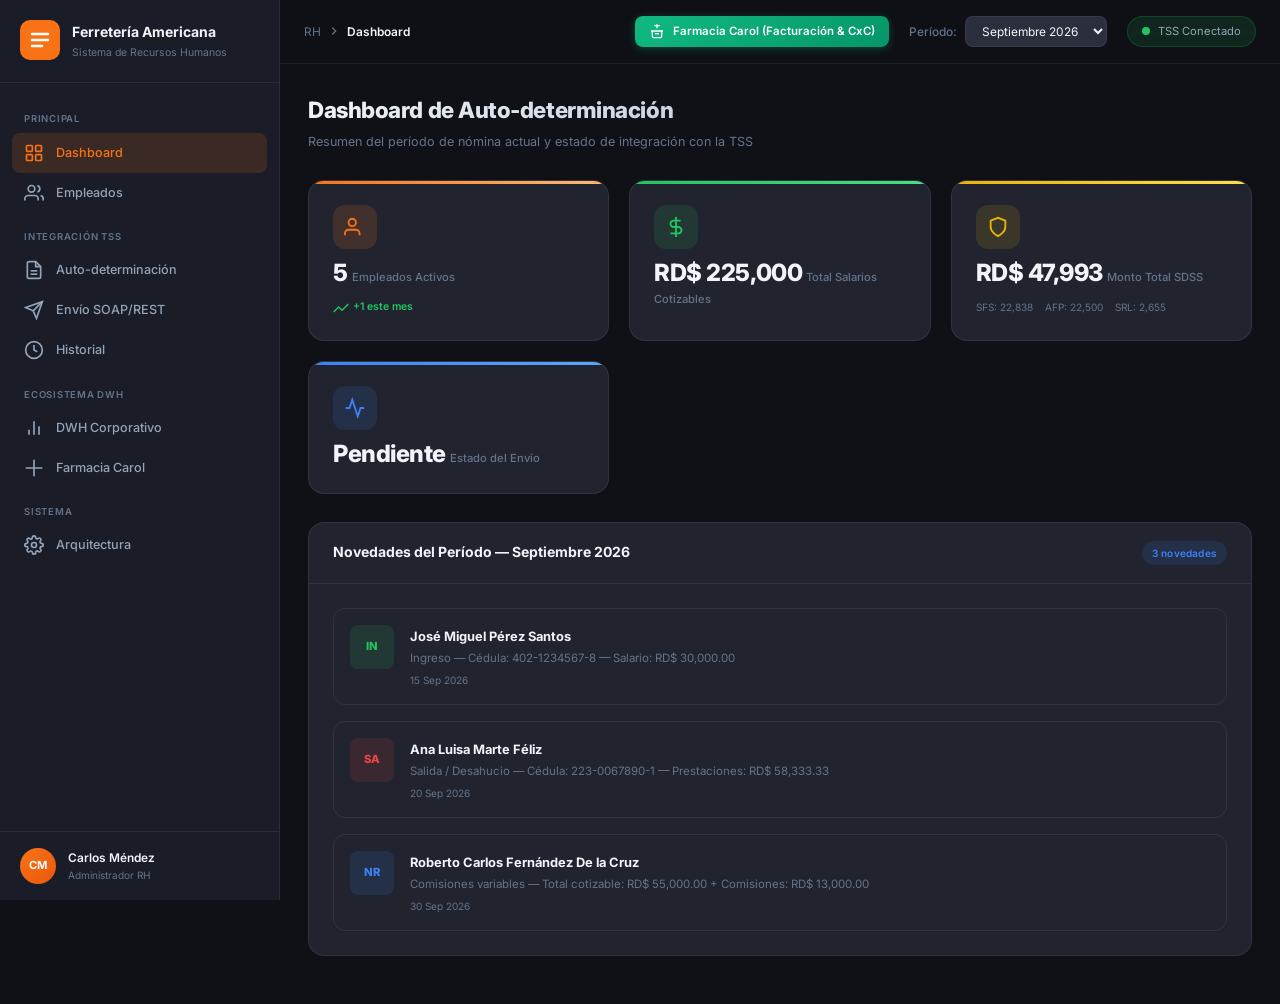
<file: index.html>
<!DOCTYPE html>
<html lang="es">
<head>
  <meta charset="UTF-8">
  <meta name="viewport" content="width=device-width, initial-scale=1.0">
  <meta name="description" content="Sistema de Auto-determinación TSS - Ferretería Americana. Integración RH con la Tesorería de la Seguridad Social via SOAP/REST.">
  <title>Ferretería Americana | Auto-determinación TSS</title>
  <link rel="preconnect" href="https://fonts.googleapis.com">
  <link rel="preconnect" href="https://fonts.gstatic.com" crossorigin>
  <link href="https://fonts.googleapis.com/css2?family=Inter:wght@300;400;500;600;700;800&display=swap" rel="stylesheet">
  <link rel="stylesheet" href="autodeterminacion.css">
</head>
<body>

  <!-- ===== SIDEBAR ===== -->
  <aside class="sidebar" id="sidebar">
    <div class="sidebar-header">
      <div class="logo-container">
        <div class="logo-icon">
          <svg viewBox="0 0 40 40" fill="none">
            <rect width="40" height="40" rx="10" fill="url(#logoGrad)"/>
            <path d="M12 14h16M12 20h16M12 26h10" stroke="#fff" stroke-width="2.5" stroke-linecap="round"/>
            <defs><linearGradient id="logoGrad" x1="0" y1="0" x2="40" y2="40">
              <stop stop-color="#f97316"/><stop offset="1" stop-color="#ea580c"/>
            </linearGradient></defs>
          </svg>
        </div>
        <div class="logo-text">
          <h1>Ferretería Americana</h1>
          <span>Sistema de Recursos Humanos</span>
        </div>
      </div>
    </div>
    <nav class="sidebar-nav">
      <div class="nav-section-title">Principal</div>
      <a href="#" class="nav-item active" data-section="dashboard">
        <svg viewBox="0 0 24 24" fill="none" stroke="currentColor" stroke-width="2"><rect x="3" y="3" width="7" height="7" rx="1"/><rect x="14" y="3" width="7" height="7" rx="1"/><rect x="3" y="14" width="7" height="7" rx="1"/><rect x="14" y="14" width="7" height="7" rx="1"/></svg>
        <span>Dashboard</span>
      </a>
      <a href="#" class="nav-item" data-section="empleados">
        <svg viewBox="0 0 24 24" fill="none" stroke="currentColor" stroke-width="2"><path d="M17 21v-2a4 4 0 0 0-4-4H5a4 4 0 0 0-4 4v2"/><circle cx="9" cy="7" r="4"/><path d="M23 21v-2a4 4 0 0 0-3-3.87"/><path d="M16 3.13a4 4 0 0 1 0 7.75"/></svg>
        <span>Empleados</span>
      </a>
      <div class="nav-section-title">Integración TSS</div>
      <a href="#" class="nav-item" data-section="autodeterminacion">
        <svg viewBox="0 0 24 24" fill="none" stroke="currentColor" stroke-width="2"><path d="M14 2H6a2 2 0 0 0-2 2v16a2 2 0 0 0 2 2h12a2 2 0 0 0 2-2V8z"/><polyline points="14 2 14 8 20 8"/><line x1="16" y1="13" x2="8" y2="13"/><line x1="16" y1="17" x2="8" y2="17"/></svg>
        <span>Auto-determinación</span>
      </a>
      <a href="#" class="nav-item" data-section="envio">
        <svg viewBox="0 0 24 24" fill="none" stroke="currentColor" stroke-width="2"><line x1="22" y1="2" x2="11" y2="13"/><polygon points="22 2 15 22 11 13 2 9 22 2"/></svg>
        <span>Envío SOAP/REST</span>
      </a>
      <a href="#" class="nav-item" data-section="historial">
        <svg viewBox="0 0 24 24" fill="none" stroke="currentColor" stroke-width="2"><circle cx="12" cy="12" r="10"/><polyline points="12 6 12 12 16 14"/></svg>
        <span>Historial</span>
      </a>
      <div class="nav-section-title">Ecosistema DWH</div>
      <a href="dwh_dashboard.html" class="nav-item">
        <svg viewBox="0 0 24 24" fill="none" stroke="currentColor" stroke-width="2"><line x1="18" y1="20" x2="18" y2="10"/><line x1="12" y1="20" x2="12" y2="4"/><line x1="6" y1="20" x2="6" y2="14"/></svg>
        <span>DWH Corporativo</span>
      </a>
      <a href="farmacia_carol.html" class="nav-item">
        <svg viewBox="0 0 24 24" fill="none" stroke="currentColor" stroke-width="2"><path d="M12 2v20M2 12h20"/></svg>
        <span>Farmacia Carol</span>
      </a>
      <div class="nav-section-title">Sistema</div>
      <a href="#" class="nav-item" data-section="arquitectura">
        <svg viewBox="0 0 24 24" fill="none" stroke="currentColor" stroke-width="2"><circle cx="12" cy="12" r="3"/><path d="M19.4 15a1.65 1.65 0 0 0 .33 1.82l.06.06a2 2 0 0 1 0 2.83 2 2 0 0 1-2.83 0l-.06-.06a1.65 1.65 0 0 0-1.82-.33 1.65 1.65 0 0 0-1 1.51V21a2 2 0 0 1-2 2 2 2 0 0 1-2-2v-.09A1.65 1.65 0 0 0 9 19.4a1.65 1.65 0 0 0-1.82.33l-.06.06a2 2 0 0 1-2.83 0 2 2 0 0 1 0-2.83l.06-.06A1.65 1.65 0 0 0 4.68 15a1.65 1.65 0 0 0-1.51-1H3a2 2 0 0 1-2-2 2 2 0 0 1 2-2h.09A1.65 1.65 0 0 0 4.6 9a1.65 1.65 0 0 0-.33-1.82l-.06-.06a2 2 0 0 1 0-2.83 2 2 0 0 1 2.83 0l.06.06A1.65 1.65 0 0 0 9 4.68a1.65 1.65 0 0 0 1-1.51V3a2 2 0 0 1 2-2 2 2 0 0 1 2 2v.09a1.65 1.65 0 0 0 1 1.51 1.65 1.65 0 0 0 1.82-.33l.06-.06a2 2 0 0 1 2.83 0 2 2 0 0 1 0 2.83l-.06.06A1.65 1.65 0 0 0 19.4 9a1.65 1.65 0 0 0 1.51 1H21a2 2 0 0 1 2 2 2 2 0 0 1-2 2h-.09a1.65 1.65 0 0 0-1.51 1z"/></svg>
        <span>Arquitectura</span>
      </a>
    </nav>
    <div class="sidebar-footer">
      <div class="user-info">
        <div class="user-avatar">CM</div>
        <div>
          <div class="user-name">Carlos Méndez</div>
          <div class="user-role">Administrador RH</div>
        </div>
      </div>
    </div>
  </aside>

  <!-- ===== MAIN CONTENT ===== -->
  <main class="main-content" id="mainContent">

    <!-- ===== TOP BAR ===== -->
    <header class="top-bar">
      <button class="menu-toggle" id="menuToggle" aria-label="Alternar menú">
        <svg viewBox="0 0 24 24" fill="none" stroke="currentColor" stroke-width="2"><line x1="3" y1="12" x2="21" y2="12"/><line x1="3" y1="6" x2="21" y2="6"/><line x1="3" y1="18" x2="21" y2="18"/></svg>
      </button>
      <div class="breadcrumb" id="breadcrumb">
        <span>RH</span>
        <svg viewBox="0 0 24 24" fill="none" stroke="currentColor" stroke-width="2" width="14" height="14"><polyline points="9 18 15 12 9 6"/></svg>
        <span class="breadcrumb-current">Dashboard</span>
      </div>
      <div class="top-bar-right">
        <a href="farmacia_carol.html" class="project-switch-btn" style="display:inline-flex; align-items:center; gap:8px; padding:6px 14px; background:linear-gradient(135deg, #10b981, #059669); color:#fff; border-radius:8px; text-decoration:none; font-size:0.82rem; font-weight:600; box-shadow:0 2px 8px rgba(16,185,129,0.3); transition:all 0.2s;">
          <svg viewBox="0 0 24 24" fill="none" stroke="currentColor" stroke-width="2" width="16" height="16"><path d="M12 2L12 8M8 4H16M3 12h18M5 12v8a2 2 0 0 0 2 2h10a2 2 0 0 0 2-2v-8"/><line x1="9" y1="16" x2="15" y2="16"/></svg>
          <span>Farmacia Carol (Facturación & CxC)</span>
        </a>
        <div class="period-selector">
          <label for="periodoSelect">Período:</label>
          <select id="periodoSelect">
            <option value="202609" selected>Septiembre 2026</option>
            <option value="202608">Agosto 2026</option>
            <option value="202607">Julio 2026</option>
          </select>
        </div>
        <div class="connection-status" id="connectionStatus">
          <span class="status-dot online"></span>
          <span>TSS Conectado</span>
        </div>
      </div>
    </header>

    <!-- ===== SECTION: DASHBOARD ===== -->
    <section class="content-section active" id="section-dashboard">
      <div class="section-header">
        <h2>Dashboard de Auto-determinación</h2>
        <p>Resumen del período de nómina actual y estado de integración con la TSS</p>
      </div>

      <div class="stats-grid">
        <div class="stat-card stat-primary">
          <div class="stat-icon">
            <svg viewBox="0 0 24 24" fill="none" stroke="currentColor" stroke-width="2"><path d="M17 21v-2a4 4 0 0 0-4-4H5a4 4 0 0 0-4 4v2"/><circle cx="9" cy="7" r="4"/></svg>
          </div>
          <div class="stat-content">
            <span class="stat-value" id="statEmpleados">5</span>
            <span class="stat-label">Empleados Activos</span>
          </div>
          <div class="stat-trend up">
            <svg viewBox="0 0 24 24" fill="none" stroke="currentColor" stroke-width="2" width="16" height="16"><polyline points="23 6 13.5 15.5 8.5 10.5 1 18"/></svg>
            +1 este mes
          </div>
        </div>
        <div class="stat-card stat-success">
          <div class="stat-icon">
            <svg viewBox="0 0 24 24" fill="none" stroke="currentColor" stroke-width="2"><line x1="12" y1="1" x2="12" y2="23"/><path d="M17 5H9.5a3.5 3.5 0 0 0 0 7h5a3.5 3.5 0 0 1 0 7H6"/></svg>
          </div>
          <div class="stat-content">
            <span class="stat-value" id="statSalarios">RD$ 225,000</span>
            <span class="stat-label">Total Salarios Cotizables</span>
          </div>
        </div>
        <div class="stat-card stat-warning">
          <div class="stat-icon">
            <svg viewBox="0 0 24 24" fill="none" stroke="currentColor" stroke-width="2"><path d="M12 22s8-4 8-10V5l-8-3-8 3v7c0 6 8 10 8 10z"/></svg>
          </div>
          <div class="stat-content">
            <span class="stat-value" id="statAportes">RD$ 47,993</span>
            <span class="stat-label">Monto Total SDSS</span>
          </div>
          <div class="stat-breakdown">
            <span>SFS: 22,838</span>
            <span>AFP: 22,500</span>
            <span>SRL: 2,655</span>
          </div>
        </div>
        <div class="stat-card stat-info">
          <div class="stat-icon">
            <svg viewBox="0 0 24 24" fill="none" stroke="currentColor" stroke-width="2"><polyline points="22 12 18 12 15 21 9 3 6 12 2 12"/></svg>
          </div>
          <div class="stat-content">
            <span class="stat-value" id="statEstado">Pendiente</span>
            <span class="stat-label">Estado del Envío</span>
          </div>
        </div>
      </div>

      <!-- Novedades del período -->
      <div class="card">
        <div class="card-header">
          <h3>Novedades del Período — Septiembre 2026</h3>
          <span class="badge badge-info">3 novedades</span>
        </div>
        <div class="card-body">
          <div class="novedades-timeline">
            <div class="novedad-item ingreso">
              <div class="novedad-icon">IN</div>
              <div class="novedad-content">
                <strong>José Miguel Pérez Santos</strong>
                <p>Ingreso — Cédula: 402-1234567-8 — Salario: RD$ 30,000.00</p>
                <span class="novedad-date">15 Sep 2026</span>
              </div>
            </div>
            <div class="novedad-item salida">
              <div class="novedad-icon">SA</div>
              <div class="novedad-content">
                <strong>Ana Luisa Marte Féliz</strong>
                <p>Salida / Desahucio — Cédula: 223-0067890-1 — Prestaciones: RD$ 58,333.33</p>
                <span class="novedad-date">20 Sep 2026</span>
              </div>
            </div>
            <div class="novedad-item aumento">
              <div class="novedad-icon">NR</div>
              <div class="novedad-content">
                <strong>Roberto Carlos Fernández De la Cruz</strong>
                <p>Comisiones variables — Total cotizable: RD$ 55,000.00 + Comisiones: RD$ 13,000.00</p>
                <span class="novedad-date">30 Sep 2026</span>
              </div>
            </div>
          </div>
        </div>
      </div>
    </section>

    <!-- ===== SECTION: EMPLEADOS ===== -->
    <section class="content-section" id="section-empleados">
      <div class="section-header">
        <h2>Nómina de Empleados</h2>
        <p>Trabajadores registrados en el Sistema de Seguridad Social</p>
      </div>
      <div class="card">
        <div class="card-header">
          <h3>Detalle de Empleados — Período 202609</h3>
          <div class="card-actions">
            <button class="btn btn-outline btn-sm" onclick="exportarTabla()">
              <svg viewBox="0 0 24 24" fill="none" stroke="currentColor" stroke-width="2" width="16" height="16"><path d="M21 15v4a2 2 0 0 1-2 2H5a2 2 0 0 1-2-2v-4"/><polyline points="7 10 12 15 17 10"/><line x1="12" y1="15" x2="12" y2="3"/></svg>
              Exportar
            </button>
          </div>
        </div>
        <div class="card-body table-responsive">
          <table class="data-table" id="tablaEmpleados">
            <thead>
              <tr>
                <th>#</th>
                <th>Doc</th>
                <th>Número</th>
                <th>Nombre Completo</th>
                <th>Novedad</th>
                <th>Tipo</th>
                <th>Salario Cot.</th>
                <th>SFS</th>
                <th>AFP</th>
                <th>SRL</th>
                <th>Total SDSS</th>
              </tr>
            </thead>
            <tbody id="tbodyEmpleados">
              <!-- Se llena por JS -->
            </tbody>
            <tfoot id="tfootEmpleados">
              <!-- Totales -->
            </tfoot>
          </table>
        </div>
      </div>
    </section>

    <!-- ===== SECTION: AUTO-DETERMINACIÓN ===== -->
    <section class="content-section" id="section-autodeterminacion">
      <div class="section-header">
        <h2>Generar Auto-determinación</h2>
        <p>Genera el archivo XML validado para envío a la TSS vía SUIR Plus</p>
      </div>

      <div class="workflow-steps">
        <div class="workflow-step completed" id="step1">
          <div class="step-number">1</div>
          <div class="step-content">
            <h4>Cierre de Nómina</h4>
            <p>Período cerrado</p>
          </div>
        </div>
        <div class="workflow-connector"></div>
        <div class="workflow-step active" id="step2">
          <div class="step-number">2</div>
          <div class="step-content">
            <h4>Generar XML</h4>
            <p>Auto-determinación</p>
          </div>
        </div>
        <div class="workflow-connector"></div>
        <div class="workflow-step" id="step3">
          <div class="step-number">3</div>
          <div class="step-content">
            <h4>Validar</h4>
            <p>Estructura XSD</p>
          </div>
        </div>
        <div class="workflow-connector"></div>
        <div class="workflow-step" id="step4">
          <div class="step-number">4</div>
          <div class="step-content">
            <h4>Enviar</h4>
            <p>Web Service SOAP</p>
          </div>
        </div>
        <div class="workflow-connector"></div>
        <div class="workflow-step" id="step5">
          <div class="step-number">5</div>
          <div class="step-content">
            <h4>Confirmación</h4>
            <p>Número de recibo</p>
          </div>
        </div>
      </div>

      <div class="generation-panel">
        <div class="card">
          <div class="card-header">
            <h3>Configuración del Envío</h3>
          </div>
          <div class="card-body">
            <div class="form-grid">
              <div class="form-group">
                <label for="rnc">RNC Empleador</label>
                <input type="text" id="rnc" value="131456789" readonly>
              </div>
              <div class="form-group">
                <label for="razonSocial">Razón Social</label>
                <input type="text" id="razonSocial" value="Ferretería Americana, S.R.L." readonly>
              </div>
              <div class="form-group">
                <label for="periodo">Período</label>
                <input type="text" id="periodo" value="202609" readonly>
              </div>
              <div class="form-group">
                <label for="moneda">Moneda</label>
                <input type="text" id="moneda" value="DOP" readonly>
              </div>
            </div>
            <div class="action-bar">
              <button class="btn btn-primary btn-lg" id="btnGenerar" onclick="generarXML()">
                <svg viewBox="0 0 24 24" fill="none" stroke="currentColor" stroke-width="2" width="20" height="20"><path d="M14 2H6a2 2 0 0 0-2 2v16a2 2 0 0 0 2 2h12a2 2 0 0 0 2-2V8z"/><polyline points="14 2 14 8 20 8"/></svg>
                Generar XML de Auto-determinación
              </button>
              <button class="btn btn-outline btn-lg" id="btnValidar" onclick="validarXML()" disabled>
                <svg viewBox="0 0 24 24" fill="none" stroke="currentColor" stroke-width="2" width="20" height="20"><path d="M22 11.08V12a10 10 0 1 1-5.93-9.14"/><polyline points="22 4 12 14.01 9 11.01"/></svg>
                Validar contra XSD
              </button>
            </div>
          </div>
        </div>

        <!-- XML Preview -->
        <div class="card" id="xmlPreviewCard" style="display:none;">
          <div class="card-header">
            <h3>Vista Previa del XML Generado</h3>
            <div class="card-actions">
              <button class="btn btn-sm btn-outline" onclick="copiarXML()">Copiar XML</button>
              <button class="btn btn-sm btn-outline" onclick="descargarXML()">Descargar</button>
            </div>
          </div>
          <div class="card-body">
            <pre class="xml-preview" id="xmlPreview"></pre>
          </div>
        </div>

        <!-- Validation Results -->
        <div class="card" id="validationCard" style="display:none;">
          <div class="card-header">
            <h3>Resultado de Validación</h3>
          </div>
          <div class="card-body" id="validationResults">
          </div>
        </div>
      </div>
    </section>

    <!-- ===== SECTION: ENVÍO SOAP/REST ===== -->
    <section class="content-section" id="section-envio">
      <div class="section-header">
        <h2>Envío a la TSS — Web Service SOAP</h2>
        <p>Transmisión del archivo de Auto-determinación mediante servicio web</p>
      </div>

      <div class="protocol-tabs">
        <button class="protocol-tab active" data-protocol="soap" onclick="switchProtocol('soap')">
          <span class="protocol-badge">SOAP 1.1</span>
          Documento/Literal
        </button>
        <button class="protocol-tab" data-protocol="rest" onclick="switchProtocol('rest')">
          <span class="protocol-badge rest">REST</span>
          JSON / API
        </button>
      </div>

      <!-- SOAP Panel -->
      <div class="protocol-panel active" id="panel-soap">
        <div class="card">
          <div class="card-header">
            <h3>Envelope SOAP — EnviarAutodeterminacion</h3>
            <span class="badge badge-primary">POST</span>
          </div>
          <div class="card-body">
            <div class="endpoint-bar">
              <span class="method-badge">POST</span>
              <code>https://rh.ferreteriaamericana.com.do/ws/autodeterminacion</code>
            </div>
            <div class="soap-container">
              <div class="soap-section">
                <h4>Request SOAP Envelope</h4>
                <pre class="xml-preview soap-request" id="soapRequest"></pre>
              </div>
              <div class="soap-section">
                <h4>Response SOAP Envelope</h4>
                <pre class="xml-preview soap-response" id="soapResponse">
                  <!-- Se llena al hacer envío -->
                </pre>
              </div>
            </div>
            <div class="action-bar">
              <button class="btn btn-primary btn-lg" id="btnEnviarSOAP" onclick="enviarSOAP()">
                <svg viewBox="0 0 24 24" fill="none" stroke="currentColor" stroke-width="2" width="20" height="20"><line x1="22" y1="2" x2="11" y2="13"/><polygon points="22 2 15 22 11 13 2 9 22 2"/></svg>
                Enviar vía SOAP
              </button>
            </div>
          </div>
        </div>
      </div>

      <!-- REST Panel -->
      <div class="protocol-panel" id="panel-rest">
        <div class="card">
          <div class="card-header">
            <h3>API REST — Enviar Autodeterminación</h3>
            <span class="badge badge-success">REST</span>
          </div>
          <div class="card-body">
            <div class="endpoint-bar">
              <span class="method-badge post">POST</span>
              <code>https://api.ferreteriaamericana.com.do/v1/autodeterminacion</code>
            </div>
            <div class="rest-headers">
              <h4>Headers</h4>
              <pre class="code-block">{
  "Content-Type": "application/json",
  "Authorization": "Bearer eyJhbGciOiJSUzI1NiIs...",
  "X-RNC": "131456789",
  "X-Request-ID": "uuid-generated"
}</pre>
            </div>
            <div class="soap-container">
              <div class="soap-section">
                <h4>Request Body (JSON)</h4>
                <pre class="xml-preview" id="restRequest"></pre>
              </div>
              <div class="soap-section">
                <h4>Response (JSON)</h4>
                <pre class="xml-preview" id="restResponse"></pre>
              </div>
            </div>
            <div class="action-bar">
              <button class="btn btn-primary btn-lg" onclick="enviarREST()">
                <svg viewBox="0 0 24 24" fill="none" stroke="currentColor" stroke-width="2" width="20" height="20"><line x1="22" y1="2" x2="11" y2="13"/><polygon points="22 2 15 22 11 13 2 9 22 2"/></svg>
                Enviar vía REST API
              </button>
            </div>
          </div>
        </div>
      </div>
    </section>

    <!-- ===== SECTION: HISTORIAL ===== -->
    <section class="content-section" id="section-historial">
      <div class="section-header">
        <h2>Historial de Envíos</h2>
        <p>Registro de todas las transmisiones realizadas a la TSS</p>
      </div>
      <div class="card">
        <div class="card-body table-responsive">
          <table class="data-table">
            <thead>
              <tr>
                <th>No. Confirmación</th>
                <th>Período</th>
                <th>Fecha Envío</th>
                <th>Protocolo</th>
                <th>Empleados</th>
                <th>Monto Total</th>
                <th>Estado</th>
              </tr>
            </thead>
            <tbody id="tbodyHistorial">
              <tr>
                <td><code>TSS-2026-08-00451</code></td>
                <td>202608</td>
                <td>2026-08-30 16:45</td>
                <td><span class="badge badge-primary">SOAP</span></td>
                <td>4</td>
                <td>RD$ 42,150.00</td>
                <td><span class="status-pill accepted">Aceptado</span></td>
              </tr>
              <tr>
                <td><code>TSS-2026-07-00389</code></td>
                <td>202607</td>
                <td>2026-07-31 15:20</td>
                <td><span class="badge badge-primary">SOAP</span></td>
                <td>4</td>
                <td>RD$ 41,800.00</td>
                <td><span class="status-pill accepted">Aceptado</span></td>
              </tr>
              <tr>
                <td><code>TSS-2026-06-00312</code></td>
                <td>202606</td>
                <td>2026-06-29 14:10</td>
                <td><span class="badge badge-success">REST</span></td>
                <td>4</td>
                <td>RD$ 41,800.00</td>
                <td><span class="status-pill accepted">Aceptado</span></td>
              </tr>
            </tbody>
          </table>
        </div>
      </div>
    </section>

    <!-- ===== SECTION: ARQUITECTURA ===== -->
    <section class="content-section" id="section-arquitectura">
      <div class="section-header">
        <h2>Arquitectura de Integración</h2>
        <p>Diagrama y justificación técnica de los componentes utilizados</p>
      </div>

      <div class="architecture-grid">
        <!-- Diagrama visual -->
        <div class="card arch-diagram-card">
          <div class="card-header">
            <h3>Diagrama de Arquitectura</h3>
          </div>
          <div class="card-body">
            <div class="arch-diagram">
              <!-- Capa 1: Sistema RH -->
              <div class="arch-layer layer-rh">
                <div class="layer-title">Sistema RH — Ferretería Americana</div>
                <div class="arch-components">
                  <div class="arch-component">
                    <div class="component-icon rh">
                      <svg viewBox="0 0 24 24" fill="none" stroke="currentColor" stroke-width="2"><path d="M17 21v-2a4 4 0 0 0-4-4H5a4 4 0 0 0-4 4v2"/><circle cx="9" cy="7" r="4"/></svg>
                    </div>
                    <span>Módulo de Nómina</span>
                  </div>
                  <div class="arch-arrow">→</div>
                  <div class="arch-component">
                    <div class="component-icon rh">
                      <svg viewBox="0 0 24 24" fill="none" stroke="currentColor" stroke-width="2"><path d="M14 2H6a2 2 0 0 0-2 2v16a2 2 0 0 0 2 2h12a2 2 0 0 0 2-2V8z"/><polyline points="14 2 14 8 20 8"/></svg>
                    </div>
                    <span>Generador XML/JSON</span>
                  </div>
                  <div class="arch-arrow">→</div>
                  <div class="arch-component">
                    <div class="component-icon rh">
                      <svg viewBox="0 0 24 24" fill="none" stroke="currentColor" stroke-width="2"><path d="M22 11.08V12a10 10 0 1 1-5.93-9.14"/><polyline points="22 4 12 14.01 9 11.01"/></svg>
                    </div>
                    <span>Validador XSD</span>
                  </div>
                </div>
              </div>

              <!-- Capa 2: Middleware -->
              <div class="arch-layer-connector">
                <div class="connector-line"></div>
                <div class="connector-label">SOAP/REST (HTTPS + TLS 1.3)</div>
                <div class="connector-line"></div>
              </div>

              <div class="arch-layer layer-middleware">
                <div class="layer-title">Middleware / ESB (Bus de Servicios)</div>
                <div class="arch-components">
                  <div class="arch-component">
                    <div class="component-icon mw">
                      <svg viewBox="0 0 24 24" fill="none" stroke="currentColor" stroke-width="2"><rect x="2" y="3" width="20" height="14" rx="2" ry="2"/><line x1="8" y1="21" x2="16" y2="21"/><line x1="12" y1="17" x2="12" y2="21"/></svg>
                    </div>
                    <span>WSDL Contract</span>
                  </div>
                  <div class="arch-arrow">→</div>
                  <div class="arch-component">
                    <div class="component-icon mw">
                      <svg viewBox="0 0 24 24" fill="none" stroke="currentColor" stroke-width="2"><path d="M12 22s8-4 8-10V5l-8-3-8 3v7c0 6 8 10 8 10z"/></svg>
                    </div>
                    <span>Autenticación & Cifrado</span>
                  </div>
                  <div class="arch-arrow">→</div>
                  <div class="arch-component">
                    <div class="component-icon mw">
                      <svg viewBox="0 0 24 24" fill="none" stroke="currentColor" stroke-width="2"><polyline points="16 18 22 12 16 6"/><polyline points="8 6 2 12 8 18"/></svg>
                    </div>
                    <span>Transformación XSLT</span>
                  </div>
                </div>
              </div>

              <!-- Capa 3: TSS -->
              <div class="arch-layer-connector">
                <div class="connector-line"></div>
                <div class="connector-label">Archivo Estructurado (SUIR Plus)</div>
                <div class="connector-line"></div>
              </div>

              <div class="arch-layer layer-tss">
                <div class="layer-title">TSS — SUIR Plus (Gobierno RD)</div>
                <div class="arch-components">
                  <div class="arch-component">
                    <div class="component-icon tss">
                      <svg viewBox="0 0 24 24" fill="none" stroke="currentColor" stroke-width="2"><ellipse cx="12" cy="5" rx="9" ry="3"/><path d="M21 12c0 1.66-4 3-9 3s-9-1.34-9-3"/><path d="M3 5v14c0 1.66 4 3 9 3s9-1.34 9-3V5"/></svg>
                    </div>
                    <span>Base de Datos SDSS</span>
                  </div>
                  <div class="arch-arrow">→</div>
                  <div class="arch-component">
                    <div class="component-icon tss">
                      <svg viewBox="0 0 24 24" fill="none" stroke="currentColor" stroke-width="2"><path d="M12 22s8-4 8-10V5l-8-3-8 3v7c0 6 8 10 8 10z"/></svg>
                    </div>
                    <span>SFS / AFP / SRL</span>
                  </div>
                </div>
              </div>
            </div>
          </div>
        </div>

        <!-- Justificación -->
        <div class="card">
          <div class="card-header">
            <h3>Justificación Técnica</h3>
          </div>
          <div class="card-body">
            <div class="justification-list">
              <div class="justification-item">
                <div class="just-icon soap-icon">SOAP</div>
                <div class="just-content">
                  <h4>¿Por qué SOAP como protocolo principal?</h4>
                  <p>Se selecciona SOAP 1.1 (Document/Literal) por ser el estándar en integraciones con entidades gubernamentales dominicanas. El WSDL actúa como <strong>contrato formal</strong> entre ambos sistemas, garantizando validación de tipos mediante XSD, integridad del mensaje, y trazabilidad con WS-Security. La TSS, al ser una entidad del SDSS, requiere formatos estrictos y auditables.</p>
                </div>
              </div>
              <div class="justification-item">
                <div class="just-icon rest-icon">REST</div>
                <div class="just-content">
                  <h4>¿Por qué también REST como alternativa?</h4>
                  <p>Se ofrece un endpoint REST/JSON como canal alternativo para facilitar integraciones modernas con aplicaciones móviles y dashboards en tiempo real. La conversión JSON↔XML se realiza en el middleware, manteniendo la compatibilidad con el esquema XSD de la TSS.</p>
                </div>
              </div>
              <div class="justification-item">
                <div class="just-icon xsd-icon">XSD</div>
                <div class="just-content">
                  <h4>¿Por qué XSD como tecnología de validación?</h4>
                  <p>El esquema <code>AutodeterminacionTSS.xsd</code> define restricciones precisas (patterns para RNC/cédula, enumeraciones para tipo de novedad, totales de control) que permiten validar la estructura <strong>antes del envío</strong>, reduciendo rechazos por parte del SUIR Plus. Sigue la misma filosofía de la asignación anterior (AsientoActivosFijos.xsd).</p>
                </div>
              </div>
              <div class="justification-item">
                <div class="just-icon mw-icon">ESB</div>
                <div class="just-content">
                  <h4>¿Por qué un Middleware/ESB intermediario?</h4>
                  <p>El bus de servicios desacopla el sistema RH propietario de la TSS, permitiendo: (1) transformación XSLT del XML propietario al formato SUIR, (2) autenticación centralizada con WS-Security, (3) retry automático ante fallos de red, (4) logging de auditoría para fines fiscales (Ley 87-01).</p>
                </div>
              </div>
              <div class="justification-item">
                <div class="just-icon sec-icon">TLS</div>
                <div class="just-content">
                  <h4>¿Por qué HTTPS/TLS 1.3?</h4>
                  <p>La información transmitida incluye datos personales sensibles (cédulas, salarios, NSS) protegidos por la Ley 172-13 de Protección de Datos Personales de RD. Se utiliza TLS 1.3 con certificados X.509 para cifrado en tránsito y autenticación mutua (mTLS) entre el sistema RH y la TSS.</p>
                </div>
              </div>
            </div>
          </div>
        </div>

        <!-- Tabla de tasas -->
        <div class="card">
          <div class="card-header">
            <h3>Tasas de Cotización SDSS Vigentes (Ley 87-01)</h3>
          </div>
          <div class="card-body table-responsive">
            <table class="data-table rates-table">
              <thead>
                <tr>
                  <th>Concepto</th>
                  <th>Empleador</th>
                  <th>Trabajador</th>
                  <th>Total</th>
                  <th>Tope Salarial</th>
                </tr>
              </thead>
              <tbody>
                <tr>
                  <td><strong>SFS</strong> — Seguro Familiar de Salud</td>
                  <td>7.09%</td>
                  <td>3.04%</td>
                  <td>10.13%</td>
                  <td>10 salarios mínimos</td>
                </tr>
                <tr>
                  <td><strong>AFP</strong> — Fondo de Pensiones</td>
                  <td>7.10%</td>
                  <td>2.87%</td>
                  <td>9.97%</td>
                  <td>20 salarios mínimos</td>
                </tr>
                <tr>
                  <td><strong>SRL</strong> — Seguro de Riesgos Laborales</td>
                  <td>1.18%*</td>
                  <td>—</td>
                  <td>1.18%</td>
                  <td>4 salarios mínimos</td>
                </tr>
              </tbody>
            </table>
            <p class="table-note">* La tasa del SRL varía según la categoría de riesgo de la actividad económica (1.00% – 1.60%). Para comercio al por menor: 1.18%.</p>
          </div>
        </div>
      </div>
    </section>

  </main>

  <!-- Toast notifications -->
  <div class="toast-container" id="toastContainer"></div>

  <script src="autodeterminacion.js"></script>
</body>
</html>
</file>
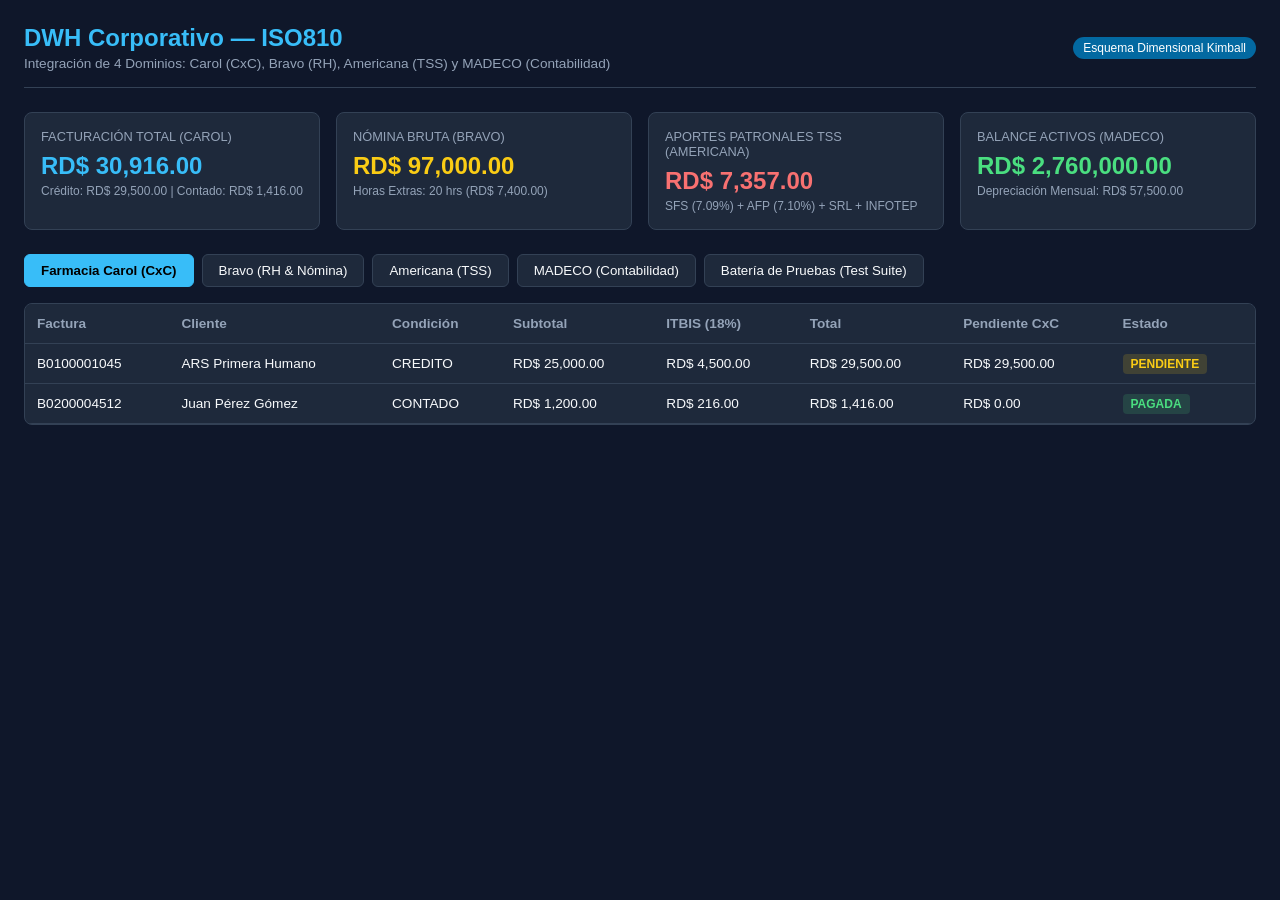
<file: dwh_dashboard.html>
<!DOCTYPE html>
<html lang="es">
<head>
  <meta charset="UTF-8">
  <title>DWH Corporativo ISO810 — Dashboard Ejecutivo</title>
  <style>
    :root {
      --bg: #0f172a;
      --card: #1e293b;
      --border: #334155;
      --text: #f8fafc;
      --muted: #94a3b8;
      --primary: #38bdf8;
      --success: #4ade80;
      --warning: #facc15;
      --danger: #f87171;
    }
    * { box-sizing: border-box; margin: 0; padding: 0; font-family: -apple-system, BlinkMacSystemFont, "Segoe UI", Roboto, sans-serif; }
    body { background: var(--bg); color: var(--text); padding: 24px; }
    header { margin-bottom: 24px; border-bottom: 1px solid var(--border); padding-bottom: 16px; display: flex; justify-content: space-between; align-items: center; }
    h1 { font-size: 1.5rem; color: var(--primary); }
    .badge { background: #0369a1; color: white; padding: 4px 10px; border-radius: 9999px; font-size: 0.75rem; }
    .grid-kpis { display: grid; grid-template-columns: repeat(auto-fit, minmax(220px, 1fr)); gap: 16px; margin-bottom: 24px; }
    .kpi-card { background: var(--card); border: 1px solid var(--border); border-radius: 8px; padding: 16px; }
    .kpi-title { font-size: 0.8rem; color: var(--muted); text-transform: uppercase; margin-bottom: 8px; }
    .kpi-val { font-size: 1.5rem; font-weight: bold; }
    .kpi-sub { font-size: 0.75rem; color: var(--muted); margin-top: 4px; }
    .tabs { display: flex; gap: 8px; margin-bottom: 16px; }
    .tab-btn { background: var(--card); border: 1px solid var(--border); color: var(--text); padding: 8px 16px; border-radius: 6px; cursor: pointer; }
    .tab-btn.active { background: var(--primary); color: #000; font-weight: bold; border-color: var(--primary); }
    .table-container { background: var(--card); border: 1px solid var(--border); border-radius: 8px; overflow: hidden; }
    table { width: 100%; border-collapse: collapse; text-align: left; font-size: 0.85rem; }
    th { background: #1e293b; padding: 12px; color: var(--muted); font-weight: 600; border-bottom: 1px solid var(--border); }
    td { padding: 12px; border-bottom: 1px solid var(--border); }
    tr:hover { background: rgba(255,255,255,0.02); }
    .status-badge { padding: 3px 8px; border-radius: 4px; font-size: 0.75rem; font-weight: 600; }
    .status-ok { background: rgba(74, 222, 128, 0.15); color: var(--success); }
  </style>
</head>
<body>
  <header>
    <div>
      <h1>DWH Corporativo — ISO810</h1>
      <p style="color: var(--muted); font-size: 0.85rem; margin-top: 4px;">Integración de 4 Dominios: Carol (CxC), Bravo (RH), Americana (TSS) y MADECO (Contabilidad)</p>
    </div>
    <span class="badge">Esquema Dimensional Kimball</span>
  </header>

  <div class="grid-kpis">
    <div class="kpi-card">
      <div class="kpi-title">Facturación Total (Carol)</div>
      <div class="kpi-val" style="color: var(--primary);">RD$ 30,916.00</div>
      <div class="kpi-sub">Crédito: RD$ 29,500.00 | Contado: RD$ 1,416.00</div>
    </div>
    <div class="kpi-card">
      <div class="kpi-title">Nómina Bruta (Bravo)</div>
      <div class="kpi-val" style="color: var(--warning);">RD$ 97,000.00</div>
      <div class="kpi-sub">Horas Extras: 20 hrs (RD$ 7,400.00)</div>
    </div>
    <div class="kpi-card">
      <div class="kpi-title">Aportes Patronales TSS (Americana)</div>
      <div class="kpi-val" style="color: var(--danger);">RD$ 7,357.00</div>
      <div class="kpi-sub">SFS (7.09%) + AFP (7.10%) + SRL + INFOTEP</div>
    </div>
    <div class="kpi-card">
      <div class="kpi-title">Balance Activos (MADECO)</div>
      <div class="kpi-val" style="color: var(--success);">RD$ 2,760,000.00</div>
      <div class="kpi-sub">Depreciación Mensual: RD$ 57,500.00</div>
    </div>
  </div>

  <div class="tabs">
    <button class="tab-btn active" onclick="mostrarSeccion('cxc')">Farmacia Carol (CxC)</button>
    <button class="tab-btn" onclick="mostrarSeccion('rh')">Bravo (RH & Nómina)</button>
    <button class="tab-btn" onclick="mostrarSeccion('tss')">Americana (TSS)</button>
    <button class="tab-btn" onclick="mostrarSeccion('contable')">MADECO (Contabilidad)</button>
    <button class="tab-btn" onclick="mostrarSeccion('test')">Batería de Pruebas (Test Suite)</button>
  </div>

  <div id="sec-cxc" class="table-container">
    <table>
      <thead>
        <tr><th>Factura</th><th>Cliente</th><th>Condición</th><th>Subtotal</th><th>ITBIS (18%)</th><th>Total</th><th>Pendiente CxC</th><th>Estado</th></tr>
      </thead>
      <tbody>
        <tr><td>B0100001045</td><td>ARS Primera Humano</td><td>CREDITO</td><td>RD$ 25,000.00</td><td>RD$ 4,500.00</td><td>RD$ 29,500.00</td><td>RD$ 29,500.00</td><td><span class="status-badge" style="background: rgba(250, 204, 21, 0.15); color: var(--warning);">PENDIENTE</span></td></tr>
        <tr><td>B0200004512</td><td>Juan Pérez Gómez</td><td>CONTADO</td><td>RD$ 1,200.00</td><td>RD$ 216.00</td><td>RD$ 1,416.00</td><td>RD$ 0.00</td><td><span class="status-badge status-ok">PAGADA</span></td></tr>
      </tbody>
    </table>
  </div>

  <div id="sec-rh" class="table-container" style="display:none;">
    <table>
      <thead>
        <tr><th>Colaborador</th><th>Cargo / Departamento</th><th>Sucursal</th><th>Salario Base</th><th>H. Extras</th><th>Total Pagado</th></tr>
      </thead>
      <tbody>
        <tr><td>María Isabel García Rodríguez</td><td>Cajera Principal / Cajas</td><td>Bravo Churchill</td><td>RD$ 45,000.00</td><td>12 hrs (RD$ 4,200.00)</td><td>RD$ 49,545.00</td></tr>
        <tr><td>Pedro José Martínez Peña</td><td>Supervisor / Almacén</td><td>Bravo Núñez de Cáceres</td><td>RD$ 52,000.00</td><td>8 hrs (RD$ 3,200.00)</td><td>RD$ 54,632.00</td></tr>
      </tbody>
    </table>
  </div>

  <div id="sec-tss" class="table-container" style="display:none;">
    <table>
      <thead>
        <tr><th>Empleado</th><th>Salario Cotizable</th><th>SFS Patrono</th><th>AFP Patrono</th><th>SRL</th><th>INFOTEP (1%)</th><th>Total Aporte</th></tr>
      </thead>
      <tbody>
        <tr><td>María Isabel García Rodríguez</td><td>RD$ 45,000.00</td><td>RD$ 3,195.00</td><td>RD$ 3,217.50</td><td>RD$ 495.00</td><td>RD$ 450.00</td><td>RD$ 7,357.50</td></tr>
      </tbody>
    </table>
  </div>

  <div id="sec-contable" class="table-container" style="display:none;">
    <table>
      <thead>
        <tr><th>No. Asiento</th><th>Cuenta Contable</th><th>Descripción</th><th>Tipo</th><th>Débito</th><th>Crédito</th></tr>
      </thead>
      <tbody>
        <tr><td>AF-2026-000123</td><td>6-1-05-001</td><td>Gasto depreciación maquinaria</td><td>DB</td><td>RD$ 45,000.00</td><td>RD$ 0.00</td></tr>
        <tr><td>AF-2026-000123</td><td>6-1-05-002</td><td>Gasto depreciación vehículos</td><td>DB</td><td>RD$ 12,500.00</td><td>RD$ 0.00</td></tr>
        <tr><td>AF-2026-000123</td><td>1-2-09-001</td><td>Depreciación acumulada maquinaria</td><td>CR</td><td>RD$ 0.00</td><td>RD$ 45,000.00</td></tr>
        <tr><td>AF-2026-000123</td><td>1-2-09-002</td><td>Depreciación acumulada vehículos</td><td>CR</td><td>RD$ 0.00</td><td>RD$ 12,500.00</td></tr>
      </tbody>
    </table>
  </div>

  <div id="sec-test" class="table-container" style="display:none;">
    <table>
      <thead>
        <tr><th>#</th><th>Dominio</th><th>Prueba</th><th>Criterio Evaluado</th><th>Resultado</th></tr>
      </thead>
      <tbody>
        <tr><td>1</td><td>Bravo</td><td>Consistencia SCD Tipo 2</td><td>Un solo registro activo por empleado</td><td><span class="status-badge status-ok">APROBADO</span></td></tr>
        <tr><td>2</td><td>Bravo</td><td>Coherencia Salarial</td><td>Neto acorde a ingresos brutos</td><td><span class="status-badge status-ok">APROBADO</span></td></tr>
        <tr><td>3</td><td>Carol</td><td>Integridad Referencial CxC</td><td>Sin facturas huérfanas sin cliente</td><td><span class="status-badge status-ok">APROBADO</span></td></tr>
        <tr><td>4</td><td>Carol</td><td>Cálculo Impositivo ITBIS</td><td>Subtotal + ITBIS (18%) = Total</td><td><span class="status-badge status-ok">APROBADO</span></td></tr>
        <tr><td>5</td><td>Americana</td><td>Aportes Patronales TSS</td><td>SFS y AFP estrictamente positivos</td><td><span class="status-badge status-ok">APROBADO</span></td></tr>
        <tr><td>6</td><td>MADECO</td><td>Partida Doble</td><td>Débito = Crédito (Diferencia = RD$ 0.00)</td><td><span class="status-badge status-ok">APROBADO</span></td></tr>
        <tr><td>7</td><td>MADECO</td><td>No Negatividad de Activos</td><td>Valor en libros >= 0</td><td><span class="status-badge status-ok">APROBADO</span></td></tr>
        <tr><td>8</td><td>BI</td><td>Disponibilidad de Vistas</td><td>Vistas ejecutivas devuelven métricas</td><td><span class="status-badge status-ok">APROBADO</span></td></tr>
      </tbody>
    </table>
  </div>

  <script>
    function mostrarSeccion(id) {
      document.querySelectorAll('.table-container').forEach(el => el.style.display = 'none');
      document.querySelectorAll('.tab-btn').forEach(btn => btn.classList.remove('active'));
      document.getElementById('sec-' + id).style.display = 'block';
      event.target.classList.add('active');
    }
  </script>
</body>
</html>
</file>
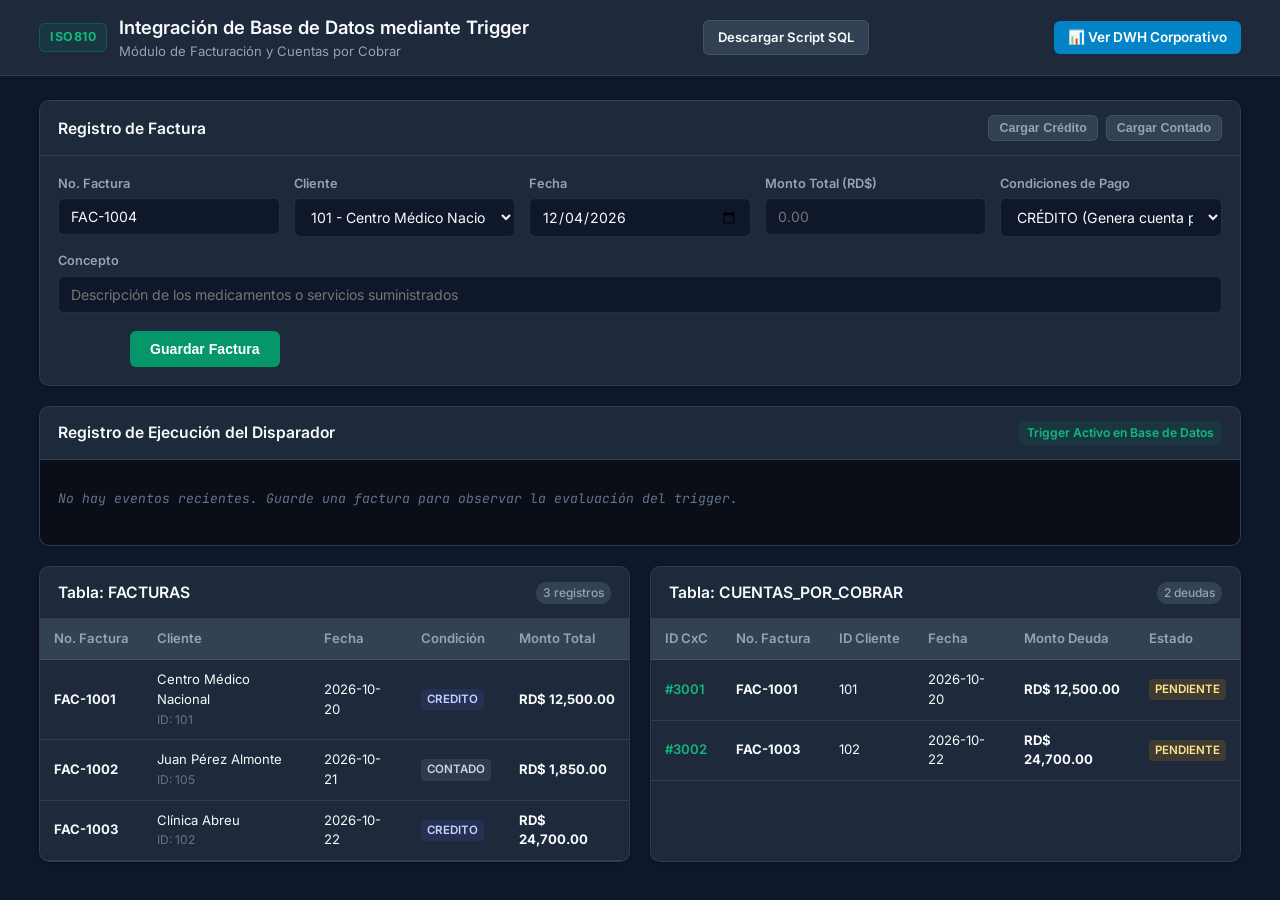
<file: farmacia_carol.html>
<!DOCTYPE html>
<html lang="es">
<head>
  <meta charset="UTF-8">
  <meta name="viewport" content="width=device-width, initial-scale=1.0">
  <title>Integración de Facturación y Cuentas por Cobrar</title>
  <link rel="preconnect" href="https://fonts.googleapis.com">
  <link rel="preconnect" href="https://fonts.gstatic.com" crossorigin>
  <link href="https://fonts.googleapis.com/css2?family=Inter:wght@400;500;600;700&family=JetBrains+Mono:wght@400;500&display=swap" rel="stylesheet">
  <link rel="stylesheet" href="farmacia_carol.css">
</head>
<body>

  <!-- Encabezado Principal -->
  <header class="app-header">
    <div class="header-container">
      <div class="brand">
        <span class="brand-tag">ISO810</span>
        <div>
          <h1>Integración de Base de Datos mediante Trigger</h1>
          <p>Módulo de Facturación y Cuentas por Cobrar</p>
        </div>
      </div>
      <div class="header-actions">
        <a href="farmacia_carol_db.sql" download class="btn-secondary">
          Descargar Script SQL
        </a>
      </div>
      <a href="dwh_dashboard.html" style="background:#0284c7; color:#fff; padding:6px 14px; border-radius:6px; text-decoration:none; font-size:0.85rem; font-weight:600; margin-left:12px;">📊 Ver DWH Corporativo</a>
    </div>
  </header>

  <main class="main-container">

    <!-- Formulario de Registro de Factura -->
    <section class="card">
      <div class="card-header">
        <h2>Registro de Factura</h2>
        <div class="quick-actions">
          <button type="button" class="btn-subtle" onclick="cargarEjemplo('CREDITO')">Cargar Crédito</button>
          <button type="button" class="btn-subtle" onclick="cargarEjemplo('CONTADO')">Cargar Contado</button>
        </div>
      </div>

      <form id="formFactura" onsubmit="guardarFactura(event)" class="form-grid">
        <div class="form-group">
          <label for="numFactura">No. Factura</label>
          <input type="text" id="numFactura" required readonly>
        </div>

        <div class="form-group">
          <label for="clienteSelect">Cliente</label>
          <select id="clienteSelect" required>
            <option value="101" data-nombre="Centro Médico Nacional">101 - Centro Médico Nacional</option>
            <option value="102" data-nombre="Clínica Abreu">102 - Clínica Abreu</option>
            <option value="103" data-nombre="Hospital Dr. Moscoso Puello">103 - Hospital Dr. Moscoso Puello</option>
            <option value="104" data-nombre="Farmacia Popular">104 - Farmacia Popular</option>
            <option value="105" data-nombre="Juan Pérez Almonte">105 - Juan Pérez Almonte</option>
          </select>
        </div>

        <div class="form-group">
          <label for="fechaEmision">Fecha</label>
          <input type="date" id="fechaEmision" required>
        </div>

        <div class="form-group">
          <label for="montoTotal">Monto Total (RD$)</label>
          <input type="number" id="montoTotal" min="1" step="0.01" required placeholder="0.00">
        </div>

        <div class="form-group">
          <label for="condicionesPago">Condiciones de Pago</label>
          <select id="condicionesPago" required>
            <option value="CREDITO">CRÉDITO (Genera cuenta por cobrar)</option>
            <option value="CONTADO">CONTADO (No genera cuenta por cobrar)</option>
          </select>
        </div>

        <div class="form-group span-full">
          <label for="conceptoFactura">Concepto</label>
          <input type="text" id="conceptoFactura" placeholder="Descripción de los medicamentos o servicios suministrados" required>
        </div>

        <div class="form-actions span-full">
          <button type="submit" class="btn-primary" id="btnGuardar">
            Guardar Factura
          </button>
        </div>
      </form>
    </section>

    <!-- Monitor de Eventos del Trigger -->
    <section class="card">
      <div class="card-header">
        <h2>Registro de Ejecución del Disparador</h2>
        <span class="status-indicator">Trigger Activo en Base de Datos</span>
      </div>
      <div class="console-body" id="consoleBody">
        <div class="console-initial">
          No hay eventos recientes. Guarde una factura para observar la evaluación del trigger.
        </div>
      </div>
    </section>

    <!-- Tablas Lado a Lado -->
    <div class="tables-layout">
      
      <!-- Tabla 1: FACTURAS -->
      <section class="card">
        <div class="card-header">
          <h2>Tabla: FACTURAS</h2>
          <span class="counter-badge" id="countFacturas">0 registros</span>
        </div>
        <div class="table-responsive">
          <table class="data-table">
            <thead>
              <tr>
                <th>No. Factura</th>
                <th>Cliente</th>
                <th>Fecha</th>
                <th>Condición</th>
                <th>Monto Total</th>
              </tr>
            </thead>
            <tbody id="tbodyFacturas">
              <!-- Se puebla dinámicamente -->
            </tbody>
          </table>
        </div>
      </section>

      <!-- Tabla 2: CUENTAS_POR_COBRAR -->
      <section class="card">
        <div class="card-header">
          <h2>Tabla: CUENTAS_POR_COBRAR</h2>
          <span class="counter-badge" id="countCxC">0 deudas</span>
        </div>
        <div class="table-responsive">
          <table class="data-table">
            <thead>
              <tr>
                <th>ID CxC</th>
                <th>No. Factura</th>
                <th>ID Cliente</th>
                <th>Fecha</th>
                <th>Monto Deuda</th>
                <th>Estado</th>
              </tr>
            </thead>
            <tbody id="tbodyCxC">
              <!-- Se puebla dinámicamente -->
            </tbody>
          </table>
        </div>
      </section>

    </div>

  </main>

  <div class="toast-container" id="toastContainer"></div>

  <script src="farmacia_carol.js"></script>
</body>
</html>
</file>
<file: autodeterminacion.css>
/* ============================================================
   Ferretería Americana — Sistema RH / Auto-determinación TSS
   Stylesheet Principal
   ============================================================ */

/* === CSS CUSTOM PROPERTIES === */
:root {
  /* Colors */
  --primary: #f97316;
  --primary-dark: #ea580c;
  --primary-light: #fdba74;
  --primary-50: rgba(249, 115, 22, 0.08);
  --primary-100: rgba(249, 115, 22, 0.15);

  --bg-dark: #0f1117;
  --bg-surface: #1a1d27;
  --bg-card: #21242f;
  --bg-elevated: #282c3a;
  --bg-input: #2a2e3d;

  --text-primary: #f1f5f9;
  --text-secondary: #94a3b8;
  --text-muted: #64748b;
  --text-inverse: #0f172a;

  --border: rgba(148, 163, 184, 0.12);
  --border-hover: rgba(148, 163, 184, 0.25);

  --success: #22c55e;
  --success-bg: rgba(34, 197, 94, 0.12);
  --warning: #eab308;
  --warning-bg: rgba(234, 179, 8, 0.12);
  --error: #ef4444;
  --error-bg: rgba(239, 68, 68, 0.12);
  --info: #3b82f6;
  --info-bg: rgba(59, 130, 246, 0.12);

  /* Layout */
  --sidebar-width: 280px;
  --sidebar-collapsed: 0px;
  --topbar-height: 64px;
  --radius-sm: 8px;
  --radius-md: 12px;
  --radius-lg: 16px;
  --radius-xl: 20px;

  /* Shadows */
  --shadow-sm: 0 1px 2px rgba(0,0,0,0.3);
  --shadow-md: 0 4px 12px rgba(0,0,0,0.3);
  --shadow-lg: 0 8px 32px rgba(0,0,0,0.4);
  --shadow-glow: 0 0 40px rgba(249, 115, 22, 0.15);

  /* Transitions */
  --transition-fast: 150ms cubic-bezier(0.4, 0, 0.2, 1);
  --transition-base: 250ms cubic-bezier(0.4, 0, 0.2, 1);
  --transition-slow: 400ms cubic-bezier(0.4, 0, 0.2, 1);
}

/* === RESET & BASE === */
*, *::before, *::after {
  margin: 0;
  padding: 0;
  box-sizing: border-box;
}

html {
  font-size: 14px;
  scroll-behavior: smooth;
}

body {
  font-family: 'Inter', system-ui, -apple-system, sans-serif;
  background: var(--bg-dark);
  color: var(--text-primary);
  line-height: 1.6;
  display: flex;
  min-height: 100vh;
  overflow-x: hidden;
}

/* === SCROLLBAR === */
::-webkit-scrollbar {
  width: 6px;
  height: 6px;
}
::-webkit-scrollbar-track {
  background: transparent;
}
::-webkit-scrollbar-thumb {
  background: var(--border-hover);
  border-radius: 3px;
}
::-webkit-scrollbar-thumb:hover {
  background: var(--text-muted);
}

/* === SIDEBAR === */
.sidebar {
  position: fixed;
  top: 0;
  left: 0;
  width: var(--sidebar-width);
  height: 100vh;
  background: var(--bg-surface);
  border-right: 1px solid var(--border);
  display: flex;
  flex-direction: column;
  z-index: 100;
  transition: transform var(--transition-base);
}

.sidebar-header {
  padding: 20px 20px 16px;
  border-bottom: 1px solid var(--border);
}

.logo-container {
  display: flex;
  align-items: center;
  gap: 12px;
}

.logo-icon svg {
  width: 40px;
  height: 40px;
}

.logo-text h1 {
  font-size: 1rem;
  font-weight: 700;
  color: var(--text-primary);
  line-height: 1.2;
}

.logo-text span {
  font-size: 0.75rem;
  color: var(--text-muted);
  font-weight: 400;
}

.sidebar-nav {
  flex: 1;
  overflow-y: auto;
  padding: 12px;
}

.nav-section-title {
  font-size: 0.68rem;
  font-weight: 600;
  text-transform: uppercase;
  letter-spacing: 0.08em;
  color: var(--text-muted);
  padding: 16px 12px 6px;
}

.nav-item {
  display: flex;
  align-items: center;
  gap: 12px;
  padding: 10px 12px;
  border-radius: var(--radius-sm);
  color: var(--text-secondary);
  text-decoration: none;
  font-size: 0.9rem;
  font-weight: 500;
  transition: all var(--transition-fast);
  cursor: pointer;
}

.nav-item svg {
  width: 20px;
  height: 20px;
  flex-shrink: 0;
}

.nav-item:hover {
  background: var(--primary-50);
  color: var(--text-primary);
}

.nav-item.active {
  background: var(--primary-100);
  color: var(--primary);
}

.nav-item.active svg {
  stroke: var(--primary);
}

.sidebar-footer {
  padding: 16px 20px;
  border-top: 1px solid var(--border);
}

.user-info {
  display: flex;
  align-items: center;
  gap: 12px;
}

.user-avatar {
  width: 36px;
  height: 36px;
  border-radius: 50%;
  background: linear-gradient(135deg, var(--primary), var(--primary-dark));
  display: flex;
  align-items: center;
  justify-content: center;
  font-weight: 700;
  font-size: 0.8rem;
  color: white;
}

.user-name {
  font-weight: 600;
  font-size: 0.85rem;
}

.user-role {
  font-size: 0.72rem;
  color: var(--text-muted);
}

/* === MAIN CONTENT === */
.main-content {
  margin-left: var(--sidebar-width);
  flex: 1;
  min-height: 100vh;
  transition: margin-left var(--transition-base);
}

/* === TOP BAR === */
.top-bar {
  position: sticky;
  top: 0;
  z-index: 50;
  height: var(--topbar-height);
  background: rgba(15, 17, 23, 0.85);
  backdrop-filter: blur(16px);
  -webkit-backdrop-filter: blur(16px);
  border-bottom: 1px solid var(--border);
  display: flex;
  align-items: center;
  padding: 0 24px;
  gap: 16px;
}

.menu-toggle {
  display: none;
  background: none;
  border: none;
  color: var(--text-secondary);
  cursor: pointer;
  padding: 6px;
}

.menu-toggle svg {
  width: 24px;
  height: 24px;
}

.breadcrumb {
  display: flex;
  align-items: center;
  gap: 6px;
  font-size: 0.85rem;
  color: var(--text-muted);
}

.breadcrumb-current {
  color: var(--text-primary);
  font-weight: 600;
}

.top-bar-right {
  margin-left: auto;
  display: flex;
  align-items: center;
  gap: 20px;
}

.period-selector {
  display: flex;
  align-items: center;
  gap: 8px;
  font-size: 0.85rem;
}

.period-selector label {
  color: var(--text-muted);
  font-weight: 500;
}

.period-selector select {
  background: var(--bg-input);
  border: 1px solid var(--border);
  border-radius: var(--radius-sm);
  color: var(--text-primary);
  padding: 6px 12px;
  font-family: inherit;
  font-size: 0.85rem;
  cursor: pointer;
}

.connection-status {
  display: flex;
  align-items: center;
  gap: 8px;
  font-size: 0.8rem;
  color: var(--text-secondary);
  padding: 6px 14px;
  background: var(--success-bg);
  border-radius: 20px;
  border: 1px solid rgba(34, 197, 94, 0.2);
}

.status-dot {
  width: 8px;
  height: 8px;
  border-radius: 50%;
  background: var(--success);
  animation: pulse-dot 2s ease-in-out infinite;
}

@keyframes pulse-dot {
  0%, 100% { opacity: 1; box-shadow: 0 0 0 0 rgba(34, 197, 94, 0.4); }
  50% { opacity: 0.8; box-shadow: 0 0 0 6px rgba(34, 197, 94, 0); }
}

/* === CONTENT SECTIONS === */
.content-section {
  display: none;
  padding: 28px;
  animation: fadeInSection 0.35s ease;
}

.content-section.active {
  display: block;
}

@keyframes fadeInSection {
  from { opacity: 0; transform: translateY(12px); }
  to { opacity: 1; transform: translateY(0); }
}

.section-header {
  margin-bottom: 28px;
}

.section-header h2 {
  font-size: 1.6rem;
  font-weight: 800;
  letter-spacing: -0.02em;
  background: linear-gradient(135deg, var(--text-primary), var(--text-secondary));
  -webkit-background-clip: text;
  -webkit-text-fill-color: transparent;
  background-clip: text;
}

.section-header p {
  color: var(--text-muted);
  font-size: 0.9rem;
  margin-top: 4px;
}

/* === STATS GRID === */
.stats-grid {
  display: grid;
  grid-template-columns: repeat(auto-fit, minmax(240px, 1fr));
  gap: 20px;
  margin-bottom: 28px;
}

.stat-card {
  background: var(--bg-card);
  border: 1px solid var(--border);
  border-radius: var(--radius-lg);
  padding: 24px;
  display: flex;
  flex-direction: column;
  gap: 12px;
  transition: all var(--transition-base);
  position: relative;
  overflow: hidden;
}

.stat-card::before {
  content: '';
  position: absolute;
  top: 0;
  left: 0;
  right: 0;
  height: 3px;
  border-radius: var(--radius-lg) var(--radius-lg) 0 0;
}

.stat-primary::before { background: linear-gradient(90deg, var(--primary), var(--primary-light)); }
.stat-success::before { background: linear-gradient(90deg, var(--success), #4ade80); }
.stat-warning::before { background: linear-gradient(90deg, var(--warning), #fde047); }
.stat-info::before    { background: linear-gradient(90deg, var(--info), #60a5fa); }

.stat-card:hover {
  transform: translateY(-2px);
  box-shadow: var(--shadow-md);
  border-color: var(--border-hover);
}

.stat-icon {
  width: 44px;
  height: 44px;
  border-radius: var(--radius-md);
  display: flex;
  align-items: center;
  justify-content: center;
}

.stat-primary .stat-icon { background: var(--primary-100); color: var(--primary); }
.stat-success .stat-icon { background: var(--success-bg); color: var(--success); }
.stat-warning .stat-icon { background: var(--warning-bg); color: var(--warning); }
.stat-info .stat-icon    { background: var(--info-bg); color: var(--info); }

.stat-icon svg {
  width: 22px;
  height: 22px;
}

.stat-value {
  font-size: 1.7rem;
  font-weight: 800;
  letter-spacing: -0.02em;
  line-height: 1;
}

.stat-label {
  font-size: 0.8rem;
  color: var(--text-muted);
  font-weight: 500;
}

.stat-trend {
  display: flex;
  align-items: center;
  gap: 4px;
  font-size: 0.75rem;
  font-weight: 600;
}

.stat-trend.up { color: var(--success); }

.stat-breakdown {
  display: flex;
  gap: 12px;
  font-size: 0.72rem;
  color: var(--text-muted);
}

/* === CARDS === */
.card {
  background: var(--bg-card);
  border: 1px solid var(--border);
  border-radius: var(--radius-lg);
  overflow: hidden;
  margin-bottom: 20px;
}

.card-header {
  display: flex;
  align-items: center;
  justify-content: space-between;
  padding: 18px 24px;
  border-bottom: 1px solid var(--border);
}

.card-header h3 {
  font-size: 1rem;
  font-weight: 700;
}

.card-actions {
  display: flex;
  gap: 8px;
}

.card-body {
  padding: 24px;
}

/* === BADGES === */
.badge {
  display: inline-flex;
  align-items: center;
  padding: 4px 10px;
  border-radius: 20px;
  font-size: 0.72rem;
  font-weight: 600;
  letter-spacing: 0.02em;
}

.badge-primary { background: var(--primary-100); color: var(--primary); }
.badge-success { background: var(--success-bg); color: var(--success); }
.badge-warning { background: var(--warning-bg); color: var(--warning); }
.badge-info    { background: var(--info-bg); color: var(--info); }

/* === BUTTONS === */
.btn {
  display: inline-flex;
  align-items: center;
  gap: 8px;
  padding: 10px 20px;
  border: none;
  border-radius: var(--radius-sm);
  font-family: inherit;
  font-weight: 600;
  font-size: 0.85rem;
  cursor: pointer;
  transition: all var(--transition-fast);
  text-decoration: none;
}

.btn-sm { padding: 6px 12px; font-size: 0.78rem; }
.btn-lg { padding: 14px 28px; font-size: 0.95rem; }

.btn-primary {
  background: linear-gradient(135deg, var(--primary), var(--primary-dark));
  color: white;
  box-shadow: 0 2px 8px rgba(249, 115, 22, 0.3);
}
.btn-primary:hover {
  transform: translateY(-1px);
  box-shadow: 0 4px 16px rgba(249, 115, 22, 0.4);
}
.btn-primary:disabled {
  opacity: 0.5;
  cursor: not-allowed;
  transform: none;
  box-shadow: none;
}

.btn-outline {
  background: transparent;
  color: var(--text-secondary);
  border: 1px solid var(--border);
}
.btn-outline:hover {
  background: var(--bg-elevated);
  color: var(--text-primary);
  border-color: var(--border-hover);
}

.btn-success {
  background: linear-gradient(135deg, var(--success), #16a34a);
  color: white;
}

/* === TABLES === */
.table-responsive {
  overflow-x: auto;
}

.data-table {
  width: 100%;
  border-collapse: collapse;
  font-size: 0.85rem;
}

.data-table th {
  text-align: left;
  padding: 12px 16px;
  font-weight: 600;
  font-size: 0.75rem;
  text-transform: uppercase;
  letter-spacing: 0.05em;
  color: var(--text-muted);
  background: var(--bg-elevated);
  border-bottom: 1px solid var(--border);
  white-space: nowrap;
}

.data-table td {
  padding: 12px 16px;
  border-bottom: 1px solid var(--border);
  color: var(--text-secondary);
}

.data-table tbody tr {
  transition: background var(--transition-fast);
}

.data-table tbody tr:hover {
  background: var(--primary-50);
}

.data-table tfoot td {
  font-weight: 700;
  color: var(--text-primary);
  background: var(--bg-elevated);
}

.data-table code {
  font-size: 0.8rem;
  background: var(--bg-input);
  padding: 2px 8px;
  border-radius: 4px;
  color: var(--primary-light);
}

/* === STATUS PILLS === */
.status-pill {
  display: inline-flex;
  align-items: center;
  padding: 4px 12px;
  border-radius: 20px;
  font-size: 0.75rem;
  font-weight: 600;
}

.status-pill.accepted {
  background: var(--success-bg);
  color: var(--success);
}

.status-pill.pending {
  background: var(--warning-bg);
  color: var(--warning);
}

.status-pill.rejected {
  background: var(--error-bg);
  color: var(--error);
}

/* === NOVEDADES TIMELINE === */
.novedades-timeline {
  display: flex;
  flex-direction: column;
  gap: 16px;
}

.novedad-item {
  display: flex;
  gap: 16px;
  padding: 16px;
  border-radius: var(--radius-md);
  border: 1px solid var(--border);
  transition: all var(--transition-fast);
}

.novedad-item:hover {
  border-color: var(--border-hover);
  background: rgba(255,255,255,0.02);
}

.novedad-icon {
  width: 44px;
  height: 44px;
  border-radius: var(--radius-sm);
  display: flex;
  align-items: center;
  justify-content: center;
  font-weight: 800;
  font-size: 0.8rem;
  flex-shrink: 0;
}

.novedad-item.ingreso .novedad-icon { background: var(--success-bg); color: var(--success); }
.novedad-item.salida .novedad-icon  { background: var(--error-bg); color: var(--error); }
.novedad-item.aumento .novedad-icon { background: var(--info-bg); color: var(--info); }

.novedad-content strong {
  font-size: 0.92rem;
}

.novedad-content p {
  font-size: 0.82rem;
  color: var(--text-muted);
  margin-top: 2px;
}

.novedad-date {
  font-size: 0.72rem;
  color: var(--text-muted);
  margin-top: 4px;
  display: block;
}

/* === WORKFLOW STEPS === */
.workflow-steps {
  display: flex;
  align-items: center;
  justify-content: center;
  gap: 0;
  margin-bottom: 32px;
  padding: 24px;
  background: var(--bg-card);
  border: 1px solid var(--border);
  border-radius: var(--radius-lg);
  overflow-x: auto;
}

.workflow-step {
  display: flex;
  align-items: center;
  gap: 12px;
  padding: 12px 16px;
  border-radius: var(--radius-md);
  transition: all var(--transition-base);
  flex-shrink: 0;
}

.step-number {
  width: 36px;
  height: 36px;
  border-radius: 50%;
  display: flex;
  align-items: center;
  justify-content: center;
  font-weight: 700;
  font-size: 0.85rem;
  background: var(--bg-elevated);
  color: var(--text-muted);
  border: 2px solid var(--border);
  flex-shrink: 0;
  transition: all var(--transition-base);
}

.workflow-step.completed .step-number {
  background: var(--success);
  color: white;
  border-color: var(--success);
}

.workflow-step.active .step-number {
  background: var(--primary);
  color: white;
  border-color: var(--primary);
  box-shadow: 0 0 12px rgba(249, 115, 22, 0.4);
}

.step-content h4 {
  font-size: 0.82rem;
  font-weight: 600;
}

.step-content p {
  font-size: 0.7rem;
  color: var(--text-muted);
}

.workflow-step.completed .step-content h4 { color: var(--success); }
.workflow-step.active .step-content h4    { color: var(--primary); }

.workflow-connector {
  width: 40px;
  height: 2px;
  background: var(--border);
  flex-shrink: 0;
}

/* === FORM === */
.form-grid {
  display: grid;
  grid-template-columns: repeat(auto-fit, minmax(200px, 1fr));
  gap: 16px;
  margin-bottom: 24px;
}

.form-group label {
  display: block;
  font-size: 0.78rem;
  font-weight: 600;
  color: var(--text-muted);
  text-transform: uppercase;
  letter-spacing: 0.04em;
  margin-bottom: 6px;
}

.form-group input,
.form-group select {
  width: 100%;
  padding: 10px 14px;
  background: var(--bg-input);
  border: 1px solid var(--border);
  border-radius: var(--radius-sm);
  color: var(--text-primary);
  font-family: inherit;
  font-size: 0.9rem;
  transition: border-color var(--transition-fast);
}

.form-group input:focus {
  outline: none;
  border-color: var(--primary);
  box-shadow: 0 0 0 3px var(--primary-50);
}

.form-group input[readonly] {
  opacity: 0.7;
}

.action-bar {
  display: flex;
  gap: 12px;
  flex-wrap: wrap;
}

/* === XML PREVIEW === */
.xml-preview {
  background: var(--bg-dark);
  border: 1px solid var(--border);
  border-radius: var(--radius-sm);
  padding: 20px;
  font-family: 'JetBrains Mono', 'Fira Code', 'Consolas', monospace;
  font-size: 0.78rem;
  line-height: 1.7;
  color: var(--text-secondary);
  overflow-x: auto;
  max-height: 500px;
  overflow-y: auto;
  white-space: pre-wrap;
  word-break: break-word;
}

.code-block {
  background: var(--bg-dark);
  border: 1px solid var(--border);
  border-radius: var(--radius-sm);
  padding: 16px;
  font-family: 'JetBrains Mono', 'Fira Code', 'Consolas', monospace;
  font-size: 0.78rem;
  line-height: 1.6;
  color: #a5b4fc;
  margin-bottom: 16px;
}

/* === PROTOCOL TABS === */
.protocol-tabs {
  display: flex;
  gap: 12px;
  margin-bottom: 24px;
}

.protocol-tab {
  display: flex;
  align-items: center;
  gap: 10px;
  padding: 12px 24px;
  background: var(--bg-card);
  border: 1px solid var(--border);
  border-radius: var(--radius-md);
  color: var(--text-secondary);
  font-family: inherit;
  font-size: 0.9rem;
  font-weight: 600;
  cursor: pointer;
  transition: all var(--transition-fast);
}

.protocol-tab:hover {
  border-color: var(--border-hover);
  background: var(--bg-elevated);
}

.protocol-tab.active {
  border-color: var(--primary);
  background: var(--primary-100);
  color: var(--primary);
}

.protocol-badge {
  padding: 3px 8px;
  border-radius: 4px;
  font-size: 0.68rem;
  font-weight: 700;
  background: var(--primary);
  color: white;
}

.protocol-badge.rest {
  background: var(--success);
}

.protocol-panel {
  display: none;
}
.protocol-panel.active {
  display: block;
}

.endpoint-bar {
  display: flex;
  align-items: center;
  gap: 12px;
  padding: 12px 16px;
  background: var(--bg-dark);
  border: 1px solid var(--border);
  border-radius: var(--radius-sm);
  margin-bottom: 20px;
}

.method-badge {
  padding: 4px 10px;
  border-radius: 4px;
  font-size: 0.72rem;
  font-weight: 700;
  background: var(--primary);
  color: white;
}

.method-badge.post { background: var(--success); }

.endpoint-bar code {
  font-size: 0.82rem;
  color: var(--text-secondary);
}

.soap-container {
  display: grid;
  grid-template-columns: 1fr 1fr;
  gap: 16px;
  margin-bottom: 20px;
}

.soap-section h4 {
  font-size: 0.78rem;
  font-weight: 600;
  color: var(--text-muted);
  text-transform: uppercase;
  letter-spacing: 0.04em;
  margin-bottom: 8px;
}

.rest-headers {
  margin-bottom: 16px;
}

.rest-headers h4 {
  font-size: 0.78rem;
  font-weight: 600;
  color: var(--text-muted);
  text-transform: uppercase;
  letter-spacing: 0.04em;
  margin-bottom: 8px;
}

/* === ARCHITECTURE === */
.architecture-grid {
  display: flex;
  flex-direction: column;
  gap: 20px;
}

.arch-diagram {
  display: flex;
  flex-direction: column;
  gap: 0;
  padding: 20px;
}

.arch-layer {
  padding: 24px;
  border-radius: var(--radius-lg);
  border: 2px solid;
}

.layer-rh { border-color: rgba(249, 115, 22, 0.3); background: rgba(249, 115, 22, 0.04); }
.layer-middleware { border-color: rgba(59, 130, 246, 0.3); background: rgba(59, 130, 246, 0.04); }
.layer-tss { border-color: rgba(34, 197, 94, 0.3); background: rgba(34, 197, 94, 0.04); }

.layer-title {
  font-size: 0.78rem;
  font-weight: 700;
  text-transform: uppercase;
  letter-spacing: 0.06em;
  margin-bottom: 16px;
}

.layer-rh .layer-title { color: var(--primary); }
.layer-middleware .layer-title { color: var(--info); }
.layer-tss .layer-title { color: var(--success); }

.arch-components {
  display: flex;
  align-items: center;
  justify-content: center;
  gap: 12px;
  flex-wrap: wrap;
}

.arch-component {
  display: flex;
  flex-direction: column;
  align-items: center;
  gap: 8px;
  text-align: center;
}

.component-icon {
  width: 52px;
  height: 52px;
  border-radius: var(--radius-md);
  display: flex;
  align-items: center;
  justify-content: center;
  transition: transform var(--transition-base);
}

.component-icon:hover {
  transform: scale(1.1);
}

.component-icon svg {
  width: 24px;
  height: 24px;
}

.component-icon.rh { background: var(--primary-100); color: var(--primary); }
.component-icon.mw { background: var(--info-bg); color: var(--info); }
.component-icon.tss { background: var(--success-bg); color: var(--success); }

.arch-component span {
  font-size: 0.72rem;
  font-weight: 600;
  color: var(--text-secondary);
  max-width: 100px;
}

.arch-arrow {
  font-size: 1.2rem;
  color: var(--text-muted);
  font-weight: 700;
}

.arch-layer-connector {
  display: flex;
  align-items: center;
  gap: 12px;
  padding: 12px 24px;
}

.connector-line {
  flex: 1;
  height: 2px;
  background: linear-gradient(90deg, transparent, var(--border-hover), transparent);
}

.connector-label {
  font-size: 0.72rem;
  font-weight: 600;
  color: var(--text-muted);
  white-space: nowrap;
  padding: 4px 12px;
  background: var(--bg-card);
  border: 1px solid var(--border);
  border-radius: 20px;
}

/* === JUSTIFICATION === */
.justification-list {
  display: flex;
  flex-direction: column;
  gap: 20px;
}

.justification-item {
  display: flex;
  gap: 16px;
  padding: 20px;
  border-radius: var(--radius-md);
  border: 1px solid var(--border);
  transition: all var(--transition-fast);
}

.justification-item:hover {
  border-color: var(--border-hover);
  background: rgba(255,255,255,0.015);
}

.just-icon {
  width: 48px;
  height: 48px;
  border-radius: var(--radius-sm);
  display: flex;
  align-items: center;
  justify-content: center;
  font-weight: 800;
  font-size: 0.68rem;
  flex-shrink: 0;
  letter-spacing: 0.04em;
}

.soap-icon { background: var(--primary-100); color: var(--primary); }
.rest-icon { background: var(--success-bg); color: var(--success); }
.xsd-icon  { background: var(--info-bg); color: var(--info); }
.mw-icon   { background: var(--warning-bg); color: var(--warning); }
.sec-icon  { background: rgba(168, 85, 247, 0.12); color: #a855f7; }

.just-content h4 {
  font-size: 0.92rem;
  font-weight: 700;
  margin-bottom: 6px;
}

.just-content p {
  font-size: 0.82rem;
  color: var(--text-secondary);
  line-height: 1.7;
}

.just-content code {
  font-size: 0.78rem;
  background: var(--bg-input);
  padding: 1px 6px;
  border-radius: 4px;
  color: var(--primary-light);
}

/* === RATES TABLE === */
.rates-table td:nth-child(2),
.rates-table td:nth-child(3),
.rates-table td:nth-child(4) {
  text-align: center;
  font-weight: 600;
}

.rates-table td:nth-child(2) { color: var(--primary); }
.rates-table td:nth-child(3) { color: var(--info); }
.rates-table td:nth-child(4) { color: var(--success); }

.table-note {
  font-size: 0.78rem;
  color: var(--text-muted);
  margin-top: 12px;
  font-style: italic;
}

/* === TOAST NOTIFICATIONS === */
.toast-container {
  position: fixed;
  bottom: 24px;
  right: 24px;
  z-index: 1000;
  display: flex;
  flex-direction: column-reverse;
  gap: 12px;
}

.toast {
  display: flex;
  align-items: center;
  gap: 12px;
  padding: 14px 20px;
  background: var(--bg-elevated);
  border: 1px solid var(--border);
  border-radius: var(--radius-md);
  box-shadow: var(--shadow-lg);
  font-size: 0.85rem;
  animation: slideInToast 0.3s ease;
  min-width: 300px;
  max-width: 450px;
}

.toast.success { border-left: 4px solid var(--success); }
.toast.error   { border-left: 4px solid var(--error); }
.toast.warning { border-left: 4px solid var(--warning); }
.toast.info    { border-left: 4px solid var(--info); }

@keyframes slideInToast {
  from { opacity: 0; transform: translateX(50px); }
  to   { opacity: 1; transform: translateX(0); }
}

/* === VALIDATION RESULTS === */
.validation-success {
  display: flex;
  align-items: center;
  gap: 16px;
  padding: 20px;
  background: var(--success-bg);
  border: 1px solid rgba(34, 197, 94, 0.25);
  border-radius: var(--radius-md);
}

.validation-success .v-icon {
  width: 48px;
  height: 48px;
  border-radius: 50%;
  background: var(--success);
  display: flex;
  align-items: center;
  justify-content: center;
  flex-shrink: 0;
}

.validation-success .v-icon svg {
  width: 24px;
  height: 24px;
  stroke: white;
}

.validation-success h4 {
  color: var(--success);
  font-size: 1rem;
}

.validation-success p {
  font-size: 0.82rem;
  color: var(--text-secondary);
}

/* === LOADING ANIMATION === */
.loading-spinner {
  display: inline-block;
  width: 20px;
  height: 20px;
  border: 2px solid rgba(255,255,255,0.3);
  border-top-color: white;
  border-radius: 50%;
  animation: spin 0.6s linear infinite;
}

@keyframes spin {
  to { transform: rotate(360deg); }
}

/* === RESPONSIVE === */
@media (max-width: 1024px) {
  .sidebar {
    transform: translateX(-100%);
  }
  .sidebar.open {
    transform: translateX(0);
  }
  .main-content {
    margin-left: 0;
  }
  .menu-toggle {
    display: block;
  }
  .soap-container {
    grid-template-columns: 1fr;
  }
}

@media (max-width: 768px) {
  .content-section {
    padding: 16px;
  }
  .stats-grid {
    grid-template-columns: 1fr 1fr;
  }
  .workflow-steps {
    overflow-x: auto;
    justify-content: flex-start;
  }
  .top-bar-right {
    gap: 12px;
  }
  .period-selector {
    display: none;
  }
}

@media (max-width: 480px) {
  .stats-grid {
    grid-template-columns: 1fr;
  }
  .protocol-tabs {
    flex-direction: column;
  }
}
</file>
<file: farmacia_carol.css>
/* ============================================================
   Integración BD: Facturación y Cuentas por Cobrar
   Stylesheet Simplificado, Profesional y sin Emojis
   ============================================================ */

:root {
  --primary: #059669;
  --primary-hover: #047857;
  --primary-light: #10b981;
  --primary-bg: rgba(5, 150, 105, 0.12);

  --accent: #6366f1;
  --accent-bg: rgba(99, 102, 241, 0.12);

  --bg-main: #0f172a;
  --bg-surface: #1e293b;
  --bg-card: #1e293b;
  --bg-elevated: #334155;
  --bg-input: #0f172a;

  --text-main: #f8fafc;
  --text-muted: #94a3b8;
  --text-dim: #64748b;

  --border: rgba(148, 163, 184, 0.16);
  --border-focus: #10b981;

  --radius-sm: 6px;
  --radius-md: 10px;

  --shadow-sm: 0 1px 3px rgba(0,0,0,0.3);
  --shadow-md: 0 4px 12px rgba(0,0,0,0.35);
}

* {
  box-sizing: border-box;
  margin: 0;
  padding: 0;
}

body {
  font-family: 'Inter', -apple-system, BlinkMacSystemFont, 'Segoe UI', Roboto, sans-serif;
  background-color: var(--bg-main);
  color: var(--text-main);
  line-height: 1.5;
  min-height: 100vh;
}

/* Header */
.app-header {
  background: var(--bg-surface);
  border-bottom: 1px solid var(--border);
  position: sticky;
  top: 0;
  z-index: 50;
}

.header-container {
  max-width: 1250px;
  margin: 0 auto;
  padding: 14px 24px;
  display: flex;
  align-items: center;
  justify-content: space-between;
}

.brand {
  display: flex;
  align-items: center;
  gap: 12px;
}

.brand-tag {
  background: var(--primary-bg);
  color: var(--primary-light);
  border: 1px solid rgba(16, 185, 129, 0.25);
  font-weight: 700;
  font-size: 0.78rem;
  padding: 4px 10px;
  border-radius: var(--radius-sm);
  letter-spacing: 0.5px;
}

.brand h1 {
  font-size: 1.15rem;
  font-weight: 600;
  color: var(--text-main);
}

.brand p {
  font-size: 0.82rem;
  color: var(--text-muted);
}

.btn-secondary {
  display: inline-flex;
  align-items: center;
  gap: 6px;
  background: var(--bg-elevated);
  border: 1px solid var(--border);
  color: var(--text-main);
  font-size: 0.82rem;
  font-weight: 600;
  padding: 7px 14px;
  border-radius: var(--radius-sm);
  text-decoration: none;
  transition: all 0.2s ease;
}

.btn-secondary:hover {
  background: var(--primary);
  border-color: var(--primary);
  color: #fff;
}

/* Layout */
.main-container {
  max-width: 1250px;
  margin: 0 auto;
  padding: 24px;
  display: flex;
  flex-direction: column;
  gap: 20px;
}

/* Card */
.card {
  background: var(--bg-card);
  border: 1px solid var(--border);
  border-radius: var(--radius-md);
  box-shadow: var(--shadow-sm);
  overflow: hidden;
}

.card-header {
  padding: 14px 18px;
  border-bottom: 1px solid var(--border);
  display: flex;
  align-items: center;
  justify-content: space-between;
}

.card-header h2 {
  font-size: 0.98rem;
  font-weight: 600;
  color: var(--text-main);
}

.quick-actions {
  display: flex;
  gap: 8px;
}

.btn-subtle {
  font-size: 0.78rem;
  font-weight: 600;
  padding: 5px 10px;
  border-radius: var(--radius-sm);
  cursor: pointer;
  background: var(--bg-elevated);
  color: var(--text-muted);
  border: 1px solid var(--border);
  transition: all 0.15s ease;
}

.btn-subtle:hover {
  color: var(--text-main);
  border-color: rgba(148, 163, 184, 0.4);
}

/* Form */
.form-grid {
  padding: 18px;
  display: grid;
  grid-template-columns: repeat(auto-fit, minmax(210px, 1fr));
  gap: 14px;
}

.form-group {
  display: flex;
  flex-direction: column;
  gap: 5px;
}

.form-group.span-full {
  grid-column: 1 / -1;
}

.form-group label {
  font-size: 0.8rem;
  font-weight: 600;
  color: var(--text-muted);
}

.form-group input,
.form-group select {
  background: var(--bg-input);
  border: 1px solid var(--border);
  color: var(--text-main);
  padding: 9px 12px;
  border-radius: var(--radius-sm);
  font-size: 0.88rem;
  font-family: inherit;
  transition: border-color 0.15s ease;
}

.form-group input:focus,
.form-group select:focus {
  outline: none;
  border-color: var(--border-focus);
}

.form-actions {
  display: flex;
  justify-content: flex-end;
  margin-top: 4px;
}

.btn-primary {
  background: var(--primary);
  color: #fff;
  border: none;
  padding: 10px 20px;
  font-size: 0.88rem;
  font-weight: 600;
  border-radius: var(--radius-sm);
  cursor: pointer;
  transition: background 0.15s ease;
}

.btn-primary:hover {
  background: var(--primary-hover);
}

/* Console Monitor */
.status-indicator {
  font-size: 0.76rem;
  font-weight: 600;
  color: var(--primary-light);
  background: var(--primary-bg);
  padding: 3px 8px;
  border-radius: var(--radius-sm);
}

.console-body {
  background: #090e17;
  padding: 14px 18px;
  font-family: 'JetBrains Mono', monospace;
  font-size: 0.82rem;
  min-height: 85px;
  max-height: 200px;
  overflow-y: auto;
  display: flex;
  flex-direction: column;
  gap: 8px;
}

.console-initial {
  color: var(--text-dim);
  font-style: italic;
  display: flex;
  align-items: center;
  height: 50px;
}

.log-entry {
  padding: 10px 12px;
  border-radius: 4px;
  border-left: 3px solid;
  line-height: 1.45;
}

.log-entry.credit {
  background: rgba(99, 102, 241, 0.08);
  border-color: var(--accent);
}

.log-entry.cash {
  background: rgba(148, 163, 184, 0.06);
  border-color: var(--text-dim);
}

.log-header {
  display: flex;
  align-items: center;
  justify-content: space-between;
  margin-bottom: 4px;
  font-weight: 600;
  font-size: 0.78rem;
}

.log-header .tag {
  padding: 1px 6px;
  border-radius: 3px;
  text-transform: uppercase;
  font-size: 0.7rem;
}

.log-entry.credit .tag {
  background: var(--accent);
  color: #fff;
}

.log-entry.cash .tag {
  background: var(--bg-elevated);
  color: var(--text-muted);
}

.log-time {
  color: var(--text-dim);
  font-size: 0.75rem;
}

.log-detail {
  color: var(--text-main);
  font-size: 0.8rem;
}

.log-sql {
  margin-top: 5px;
  padding: 5px 8px;
  background: rgba(0,0,0,0.4);
  border-radius: 3px;
  color: #38bdf8;
  font-size: 0.76rem;
}

/* Tables */
.tables-layout {
  display: grid;
  grid-template-columns: 1fr 1fr;
  gap: 20px;
}

@media (max-width: 900px) {
  .tables-layout {
    grid-template-columns: 1fr;
  }
}

.counter-badge {
  font-size: 0.75rem;
  background: var(--bg-elevated);
  color: var(--text-muted);
  padding: 2px 7px;
  border-radius: 10px;
  font-weight: 500;
}

.table-responsive {
  overflow-x: auto;
}

.data-table {
  width: 100%;
  border-collapse: collapse;
  text-align: left;
  font-size: 0.82rem;
}

.data-table th {
  background: var(--bg-elevated);
  padding: 10px 14px;
  color: var(--text-muted);
  font-weight: 600;
  border-bottom: 1px solid var(--border);
  white-space: nowrap;
}

.data-table td {
  padding: 10px 14px;
  border-bottom: 1px solid var(--border);
  color: var(--text-main);
  vertical-align: middle;
}

.data-table tr:hover td {
  background: rgba(255, 255, 255, 0.02);
}

.data-table .empty-row td {
  text-align: center;
  color: var(--text-dim);
  padding: 24px;
  font-style: italic;
}

/* Status Pills */
.pill {
  display: inline-block;
  padding: 2px 6px;
  border-radius: 4px;
  font-size: 0.72rem;
  font-weight: 600;
  text-transform: uppercase;
}

.pill.credito {
  background: var(--accent-bg);
  color: #c7d2fe;
}

.pill.contado {
  background: rgba(148, 163, 184, 0.15);
  color: #cbd5e1;
}

.pill.pendiente {
  background: rgba(245, 158, 11, 0.15);
  color: #fde68a;
}

.highlight-row {
  animation: rowHighlight 2s ease-out;
}

@keyframes rowHighlight {
  0% { background: rgba(16, 185, 129, 0.25); }
  100% { background: transparent; }
}

/* Toast */
.toast-container {
  position: fixed;
  bottom: 20px;
  right: 20px;
  z-index: 100;
  display: flex;
  flex-direction: column;
  gap: 8px;
}

.toast {
  background: var(--bg-elevated);
  border-left: 3px solid var(--primary);
  color: #fff;
  padding: 10px 14px;
  border-radius: var(--radius-sm);
  box-shadow: var(--shadow-md);
  font-size: 0.82rem;
  font-weight: 500;
  animation: toastFade 0.2s ease;
}

.toast.toast-credit {
  border-color: var(--accent);
}

.toast.toast-cash {
  border-color: var(--text-dim);
}

@keyframes toastFade {
  from { opacity: 0; transform: translateY(6px); }
  to { opacity: 1; transform: translateY(0); }
}
</file>
